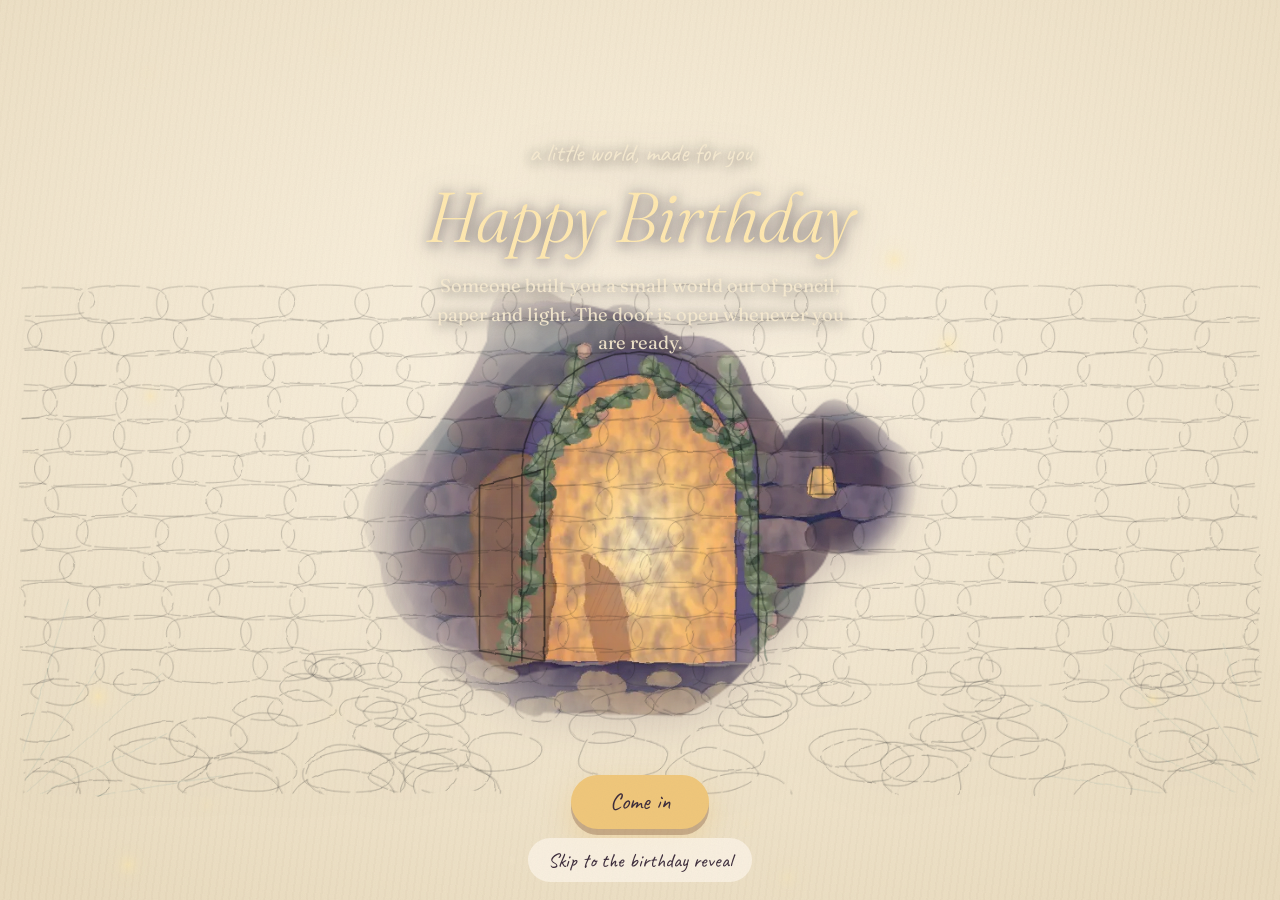
<file: index.html>
<!DOCTYPE html>
<html lang="en">
<head>
<meta charset="utf-8">
<meta name="viewport" content="width=device-width, initial-scale=1, viewport-fit=cover">
<title>Her Little Art World</title>
<meta name="description" content="A small illustrated world, made as a birthday gift.">
<meta name="theme-color" content="#eadcbf">
<link rel="icon" href="data:,">

<!-- Fonts are a nicety. If they can't load, the fallbacks in css/base.css take over. -->
<link rel="preconnect" href="https://fonts.googleapis.com">
<link rel="preconnect" href="https://fonts.gstatic.com" crossorigin>
<link href="https://fonts.googleapis.com/css2?family=Caveat:wght@400..700&family=Fraunces:ital,opsz,wght@0,9..144,300..600;1,9..144,300..500&display=swap" rel="stylesheet">

<link rel="stylesheet" href="css/base.css">
<link rel="stylesheet" href="css/world.css">
<link rel="stylesheet" href="css/rooms.css">
</head>
<body data-scene="entrance">

<!-- Every scene is mounted into #scenes by js/main.js -->
<main id="scenes" aria-label="Her Little Art World"></main>

<!-- Soft moving light: fireflies, dust, petals. Never intercepts a tap. -->
<canvas id="sky" aria-hidden="true"></canvas>

<!-- Always-there controls (shown once she has come inside) -->
<nav id="hud" class="hud" aria-label="World controls" hidden>
  <button id="backBtn" class="back-btn" type="button" hidden>
    <span aria-hidden="true">←</span> <span id="backLabel">The little world</span>
  </button>
  <div class="hud-right">
    <button id="placesBtn" class="round-btn" type="button" aria-label="Places" title="Places">
      <svg viewBox="0 0 24 24" aria-hidden="true"><path d="M12 21s-6.5-5.7-6.5-11a6.5 6.5 0 0 1 13 0c0 5.3-6.5 11-6.5 11z"/><circle cx="12" cy="10" r="2.4"/></svg>
    </button>
    <button id="soundBtn" class="round-btn" type="button" aria-label="Sound" aria-pressed="true" title="Sound">
      <svg viewBox="0 0 24 24" aria-hidden="true"><path class="spk" d="M4 9.5v5h3.6L12.5 19V5L7.6 9.5H4z"/><path class="wave" d="M16 9a4.2 4.2 0 0 1 0 6"/><path class="wave" d="M18.6 6.4a8 8 0 0 1 0 11.2"/><path class="mute" d="M16 9.5l5 5M21 9.5l-5 5"/></svg>
    </button>
  </div>
</nav>

<svg width="0" height="0" style="position:absolute" aria-hidden="true" focusable="false"><defs>
<filter id="wcWash" x="-20%" y="-20%" width="140%" height="140%" color-interpolation-filters="sRGB">
 <feTurbulence type="fractalNoise" baseFrequency="0.03" numOctaves="3" seed="3" result="n"/>
 <feDisplacementMap in="SourceGraphic" in2="n" scale="9" xChannelSelector="R" yChannelSelector="G" result="d"/>
 <feMorphology in="d" operator="erode" radius="1.6" result="er"/><feGaussianBlur in="er" stdDeviation="1.4" result="erb"/>
 <feComposite in="d" in2="erb" operator="out" result="rim"/>
 <feColorMatrix in="rim" type="matrix" values="0.8 0 0 0 0 0 0.76 0 0 0 0 0 0.82 0 0 0 0 0 0.85 0" result="rimd"/>
 <feMerge><feMergeNode in="d"/><feMergeNode in="rimd"/></feMerge>
</filter>
<filter id="pencilRough" x="-5%" y="-5%" width="110%" height="110%"><feTurbulence type="fractalNoise" baseFrequency="0.06" numOctaves="2" seed="21" result="n"/><feDisplacementMap in="SourceGraphic" in2="n" scale="2.2"/></filter>
</defs></svg>

<div id="toast" class="toast" role="status" aria-live="polite"></div>
<div id="live" class="sr-only" aria-live="polite"></div>

<noscript>
  <p style="font-family:Georgia,serif;padding:2rem;text-align:center">
    This little world needs JavaScript to open its door. Please enable it and come back.
  </p>
</noscript>

<!-- No ES modules on purpose, so the project also works when index.html is
     double-clicked (file://). Order matters: config -> content -> engine -> scenes -> boot. -->
<script src="js/config.js"></script>

<script src="content/about.js"></script>
<script src="content/memories.js"></script>
<script src="content/gallery.js"></script>
<script src="content/recordings.js"></script>
<script src="content/letters.js"></script>
<script src="content/reveal.js"></script>
<script src="js/content-rules.js"></script>

<script src="js/store.js"></script>
<script src="js/ui.js"></script>
<script src="js/audio.js"></script>
<script src="js/atmosphere.js"></script>
<script src="js/art-data.js"></script>
<script src="js/painting.js"></script>
<script src="js/router.js"></script>
<script src="js/rooms-common.js"></script>

<script src="js/scenes/entrance.js"></script>
<script src="js/scenes/world.js"></script>
<script src="js/scenes/myworld.js"></script>
<script src="js/scenes/garden.js"></script>
<script src="js/scenes/gallery.js"></script>
<script src="js/scenes/listening.js"></script>
<script src="js/scenes/desk.js"></script>
<script src="js/scenes/reveal.js"></script>

<script src="js/main.js"></script>
</body>
</html>
</file>
<file: css/base.css>
/* ============================================================
   BASE — tokens, paper, type, buttons, sheets, HUD, toast.
   Canvas / particle colours live in js/config.js.
   ============================================================ */

:root {
  --paper: #f5ead6;
  --paper-dark: #e9d9ba;
  --cream: #fbf3e4;
  --ink: #3a2a3a;
  --ink-soft: #6b5766;
  --ink-faint: rgba(58, 42, 58, .5);

  --rose: #e8a0a8;
  --blush: #f4c9c3;
  --coral: #e98a7a;
  --ochre: #e2b25b;
  --honey: #f0c77a;
  --sage: #9db59a;
  --moss: #6f8f6a;
  --teal: #5fa3a0;
  --peach: #f9d5b8;
  --lav: #b9a7d8;
  --indigo: #2f2a5a;
  --night: #1b1840;

  --font-body: 'Fraunces', Georgia, 'Times New Roman', serif;
  --font-hand: 'Caveat', 'Segoe Script', 'Bradley Hand', 'Comic Sans MS', cursive;

  --ease-soft: cubic-bezier(.4, 0, .2, 1);
  --ease-out: cubic-bezier(.19, 1, .22, 1);

  --safe-top: env(safe-area-inset-top, 0px);
  --safe-bottom: env(safe-area-inset-bottom, 0px);
  --safe-left: env(safe-area-inset-left, 0px);
  --safe-right: env(safe-area-inset-right, 0px);
}

*, *::before, *::after { box-sizing: border-box; }
html, body { height: 100%; margin: 0; }
body {
  background: #2a2458;
  color: var(--ink);
  font-family: var(--font-body);
  font-weight: 400;
  font-size: 17px;
  line-height: 1.6;
  overflow: hidden;
  -webkit-font-smoothing: antialiased;
  -webkit-tap-highlight-color: transparent;
  overscroll-behavior: none;
}

/* a whisper of paper grain over everything */
body::after {
  content: "";
  position: fixed; inset: 0; z-index: 90; pointer-events: none; opacity: .07;
  background-image: url("data:image/svg+xml;utf8,<svg xmlns='http://www.w3.org/2000/svg' width='180' height='180'><filter id='n'><feTurbulence type='fractalNoise' baseFrequency='.85' numOctaves='2' stitchTiles='stitch'/><feColorMatrix values='0 0 0 0 .4  0 0 0 0 .3  0 0 0 0 .25  0 0 0 .9 0'/></filter><rect width='100%' height='100%' filter='url(%23n)'/></svg>");
}

canvas#sky { position: fixed; inset: 0; width: 100%; height: 100%; z-index: 11; pointer-events: none; }

.sr-only {
  position: absolute !important; width: 1px; height: 1px; padding: 0; margin: -1px;
  overflow: hidden; clip: rect(0, 0, 0, 0); white-space: nowrap; border: 0;
}

:focus-visible { outline: 3px solid var(--honey); outline-offset: 3px; border-radius: 4px; }

/* ---------- type ---------- */
h1, h2, h3 { font-family: var(--font-body); font-weight: 400; margin: 0; line-height: 1.15; }
p { margin: 0 0 1em; }
.hand { font-family: var(--font-hand); }

/* ---------- placeholder stamp ---------- */
.stamp {
  display: inline-block;
  font-family: var(--font-hand); font-size: 1rem; line-height: 1.2;
  color: #b04a4a; border: 1.5px dashed currentColor; border-radius: 4px;
  padding: 0 .55em; transform: rotate(-3deg); opacity: .9; vertical-align: middle;
}

/* ---------- buttons ---------- */
.btn {
  appearance: none; border: 0; cursor: pointer;
  font-family: var(--font-hand); font-size: 1.45rem; line-height: 1;
  color: var(--ink); background: var(--honey);
  padding: .62em 1.7em .7em; border-radius: 999px;
  box-shadow: 0 6px 0 rgba(122, 79, 54, .35), 0 12px 30px rgba(240, 199, 122, .45);
  transition: transform .3s var(--ease-out), box-shadow .3s var(--ease-out), background .3s;
}
.btn:hover { transform: translateY(-2px); box-shadow: 0 8px 0 rgba(122, 79, 54, .35), 0 16px 36px rgba(240, 199, 122, .55); }
.btn:active { transform: translateY(3px); box-shadow: 0 2px 0 rgba(122, 79, 54, .35), 0 6px 14px rgba(240, 199, 122, .4); }
.btn.quiet {
  background: rgba(251, 243, 228, .85); font-size: 1.2rem; padding: .5em 1.2em .58em;
  box-shadow: 0 4px 0 rgba(122, 79, 54, .22), 0 8px 20px rgba(0, 0, 0, .12);
}
.btn.small { font-size: 1.1rem; padding: .4em 1em .48em; }

.text-btn {
  appearance: none; background: none; border: 0; cursor: pointer; padding: .3em .1em;
  font-family: var(--font-hand); font-size: 1.25rem; color: var(--ink-soft);
  text-decoration: underline; text-decoration-style: dotted; text-underline-offset: 4px;
}
.text-btn:hover { color: var(--ink); }

/* ---------- HUD ---------- */
.hud { position: fixed; inset: 0; z-index: 30; pointer-events: none; }
.hud[hidden] { display: none; }
.hud > * { pointer-events: auto; }
.hud-right {
  position: absolute; top: calc(var(--safe-top) + 12px); right: calc(var(--safe-right) + 12px);
  display: flex; align-items: center; gap: 10px;
}
.round-btn {
  appearance: none; border: 0; cursor: pointer; width: 46px; height: 46px; padding: 0;
  display: grid; place-items: center; border-radius: 50%;
  background: rgba(251, 243, 228, .9); color: var(--ink);
  box-shadow: 0 3px 0 rgba(122, 79, 54, .25), 0 8px 18px rgba(0, 0, 0, .18);
  transition: transform .25s var(--ease-out), background .25s;
}
.round-btn:hover { transform: translateY(-2px); background: #fff7e8; }
.round-btn svg { width: 24px; height: 24px; fill: none; stroke: currentColor; stroke-width: 1.7; stroke-linecap: round; stroke-linejoin: round; }
#soundBtn .spk { fill: currentColor; stroke: none; }
#soundBtn .mute { opacity: 0; }
#soundBtn[aria-pressed="false"] .wave { opacity: 0; }
#soundBtn[aria-pressed="false"] .mute { opacity: 1; }

.discoveries {
  font-family: var(--font-hand); font-size: 1.35rem; line-height: 1; color: var(--cream);
  background: rgba(58, 42, 58, .55); border-radius: 999px; padding: .38em .8em .46em;
  backdrop-filter: blur(4px); -webkit-backdrop-filter: blur(4px);
}

.back-btn {
  position: absolute; top: calc(var(--safe-top) + 12px); left: calc(var(--safe-left) + 12px);
  appearance: none; border: 0; cursor: pointer; height: 46px; padding: 0 1.1em 0 .95em;
  font-family: var(--font-hand); font-size: 1.3rem; color: var(--ink);
  background: rgba(251, 243, 228, .92); border-radius: 999px;
  box-shadow: 0 3px 0 rgba(122, 79, 54, .25), 0 8px 18px rgba(0, 0, 0, .18);
  display: inline-flex; align-items: center; gap: .45em;
  transition: transform .25s var(--ease-out);
}
.back-btn[hidden] { display: none; }
.back-btn:hover { transform: translateX(-2px); }

/* ---------- toast ---------- */
.toast {
  position: fixed; left: 50%; bottom: calc(var(--safe-bottom) + 26px); z-index: 60;
  transform: translate(-50%, 20px); opacity: 0; pointer-events: none;
  max-width: min(86vw, 460px); text-align: center;
  font-family: var(--font-hand); font-size: 1.35rem; line-height: 1.25; color: var(--ink);
  background: var(--cream); padding: .55em 1.2em .62em; border-radius: 6px;
  box-shadow: 0 10px 30px rgba(0, 0, 0, .25);
  transition: opacity .5s var(--ease-soft), transform .7s var(--ease-out);
}
.toast.on { opacity: 1; transform: translate(-50%, 0); }

/* ============================================================
   SHEETS — paper that rises over the scene
   ============================================================ */
.sheet-layer {
  position: fixed; inset: 0; z-index: 50;
  display: grid; place-items: center; padding: 14px;
  background: radial-gradient(120% 90% at 50% 50%, rgba(42, 36, 88, .45), rgba(20, 14, 40, .78));
  backdrop-filter: blur(3px); -webkit-backdrop-filter: blur(3px);
  opacity: 0; transition: opacity .4s var(--ease-soft);
}
.sheet-layer.in { opacity: 1; }
.sheet-wrap {
  width: min(560px, 100%); max-height: calc(100dvh - 28px);
  filter: drop-shadow(0 22px 30px rgba(10, 6, 30, .45));
  transform: translateY(40px) rotate(-.6deg); opacity: 0;
  transition: transform .7s var(--ease-out), opacity .45s var(--ease-soft);
}
.sheet-layer.in .sheet-wrap { transform: none; opacity: 1; }
.sheet-wrap:has(.sheet.wide) { width: min(860px, 100%); }

.sheet {
  position: relative; max-height: calc(100dvh - 28px); overflow: auto;
  padding: clamp(26px, 5vw, 44px) clamp(22px, 5vw, 46px) clamp(26px, 4vw, 38px);
  background:
    repeating-linear-gradient(to bottom, transparent 0 31px, rgba(111, 143, 106, .13) 31px 32px),
    linear-gradient(180deg, #fbf3e4, #f5ead6);
  color: var(--ink);
  outline: none;
  overscroll-behavior: contain;
}
.sheet.tone-night {
  background: linear-gradient(180deg, #2f2a5a, #1b1840); color: #f5ead6;
}
.sheet.tone-rose  { background: linear-gradient(180deg, #fbe3e0, #f4c9c3); }
.sheet.tone-sage  { background: linear-gradient(180deg, #e4eed9, #c9dbc2); }
.sheet.tone-honey { background: linear-gradient(180deg, #fdf0cc, #f7dd9c); }
.sheet.tone-lavender { background: linear-gradient(180deg, #ece5f7, #d6c9ee); }

.sheet-close {
  position: absolute; top: 12px; right: 14px; z-index: 2;
  appearance: none; border: 0; background: transparent; cursor: pointer;
  width: 40px; height: 40px; border-radius: 50%; color: inherit;
  font-size: 1.9rem; line-height: 1; opacity: .6; transition: opacity .2s, background .2s;
}
.sheet-close:hover { opacity: 1; background: rgba(58, 42, 58, .08); }

.sheet-head { margin-bottom: 1.2rem; padding-right: 30px; }
.sheet-kicker { font-family: var(--font-hand); font-size: 1.4rem; line-height: 1; color: var(--ink-soft); margin: 0 0 .25rem; }
.tone-night .sheet-kicker { color: var(--honey); }
.sheet-title { font-size: clamp(1.6rem, 4.4vw, 2.1rem); font-style: italic; font-weight: 400; letter-spacing: -.01em; margin-bottom: .3rem; }
.sheet-head .stamp { margin-top: .35rem; }
.sheet-body { font-size: 1.05rem; line-height: 2; }
.sheet-body p:last-child { margin-bottom: 0; }
.sheet-foot { margin-top: 1.6rem; display: flex; flex-wrap: wrap; gap: .7rem 1.2rem; align-items: center; }

/* ---------- discoveries note ---------- */
.discovery-note .sheet-kicker { color: var(--coral); }
.discovery-note .spark { font-size: 1.6rem; color: var(--ochre); }

/* ---------- places sheet ---------- */
.places-list { list-style: none; margin: 0; padding: 0; display: grid; gap: .2rem; }
.places-list li { margin: 0; }
.places-item {
  appearance: none; border: 0; background: transparent; cursor: pointer; width: 100%; text-align: left;
  display: grid; grid-template-columns: auto 1fr; gap: 0 .9rem; align-items: baseline;
  padding: .6rem .5rem; border-radius: 8px; color: inherit; font: inherit;
  transition: background .25s;
}
.places-item:hover, .places-item:focus-visible { background: rgba(232, 160, 168, .2); }
.places-item .pi-dot { font-size: 1.2rem; color: var(--ochre); width: 1.2em; text-align: center; opacity: .35; }
.places-item.visited .pi-dot { opacity: 1; }
.places-item .pi-name { font-size: 1.15rem; font-style: italic; line-height: 1.3; }
.places-item .pi-blurb { grid-column: 2; font-family: var(--font-hand); font-size: 1.15rem; color: var(--ink-soft); line-height: 1.2; }
.places-item .pi-hint { grid-column: 2; font-size: .88rem; line-height: 1.4; color: var(--ink-faint); font-style: italic; margin-top: .15rem; }
.places-sep { border: 0; border-top: 1px dashed rgba(58, 42, 58, .25); margin: 1.1rem 0 .6rem; }

@media (max-width: 560px) {
  body { font-size: 16px; }
  .hud-right { gap: 8px; }
  .round-btn { width: 44px; height: 44px; }
  .back-btn { height: 44px; font-size: 1.2rem; }
}

@media (prefers-reduced-motion: reduce) {
  *, *::before, *::after { animation-duration: .01ms !important; animation-iteration-count: 1 !important; transition-duration: .15s !important; scroll-behavior: auto !important; }
}
</file>
<file: css/world.css>
/* ============================================================
   WORLD: scene scaffolding, the painted stage, the entrance and
   the connected little world. (Rooms are in rooms.css.)
   ============================================================ */

/* ---------- scene scaffolding ---------- */
#scenes { position: fixed; inset: 0; z-index: 10; overflow: hidden; }
.scene { position: absolute; inset: 0; overflow: hidden; background: var(--scene-bg, #eadcbf); }

.scene.iris { clip-path: circle(0px at var(--ox, 50%) var(--oy, 50%)); }
.scene.iris.go { clip-path: circle(160vmax at var(--ox, 50%) var(--oy, 50%)); transition: clip-path 1s var(--ease-out); }
.scene.fade { opacity: 0; }
.scene.fade.go { opacity: 1; transition: opacity .7s var(--ease-soft); }
.scene.leaving { pointer-events: none; }
.scene.leaving * { pointer-events: none !important; }

.scene-ui { position: absolute; inset: 0; z-index: 8; pointer-events: none; }
.scene-ui > * { pointer-events: auto; }

/* ---------- the painted sheet ---------- */
.pt-host {
  position: absolute; inset: 0; display: grid; place-items: center;
  background:
    radial-gradient(120% 100% at 50% 40%, rgba(255, 248, 232, .9), rgba(233, 217, 186, 0) 70%),
    repeating-linear-gradient(97deg, rgba(139, 106, 78, .035) 0 2px, transparent 2px 7px),
    #eadcbf;
}
.pt-wrap { position: relative; filter: drop-shadow(0 8px 18px rgba(75, 51, 80, .28)); }
.pt-stage { position: relative; --u: .5; }
.pt-art, .pt-frame { position: absolute; inset: 0; width: 100%; height: 100%; display: block; }
.pt-frame { transition: none; user-select: none; -webkit-user-drag: none; }
.pt-stage > .pin { position: absolute; transform: translate(-50%, -50%); }

/* ---------- little paper tags and hand notes ---------- */
.tag {
  display: inline-block; white-space: nowrap;
  font-family: var(--font-body); font-style: italic; font-weight: 400;
  font-size: clamp(13px, calc(var(--u) * 19px), 20px); line-height: 1.2;
  color: var(--ink); background: #f6ecd2; padding: .22em .75em .28em;
  box-shadow: 0 2px 6px rgba(43, 36, 72, .28);
  clip-path: polygon(0 4%, 18% 0, 52% 6%, 86% 0, 100% 5%, 99% 52%, 100% 96%, 66% 100%, 30% 94%, 3% 100%, 0 60%);
}
.note-hand { font-family: var(--font-hand); font-size: 1.25rem; line-height: 1.2; color: var(--ink-soft); }

/* ---------- ENTRANCE ---------- */
.scene-entrance { --scene-bg: #eadcbf; }
.entrance-door {
  appearance: none; background: none; border: 0; padding: 0; cursor: pointer;
  width: calc(var(--u) * 300px); height: calc(var(--u) * 420px); min-width: 88px; min-height: 120px;
  border-radius: 40% 40% 0 0 / 28% 28% 0 0;
}
.entrance-door::after {
  content: ""; position: absolute; inset: 8% 14% 4%; border-radius: 40% 40% 0 0 / 26% 26% 0 0;
  box-shadow: 0 0 0 0 rgba(255, 210, 122, 0); transition: box-shadow .6s var(--ease-soft);
}
.entrance-door:hover::after, .entrance-door:focus-visible::after { box-shadow: 0 0 calc(var(--u) * 60px) calc(var(--u) * 14px) rgba(255, 210, 122, .55); }
.entrance-door:focus-visible { outline-offset: 4px; }

.entrance-text {
  position: absolute; left: 50%; top: 5%; transform: translateX(-50%); width: 88%;
  text-align: center; color: #f6ead0; text-shadow: 0 2px 14px rgba(13, 10, 32, .7);
  pointer-events: none; opacity: 0; animation: fadeUp 1.6s var(--ease-out) 1.6s forwards;
}
.entrance-text .eyebrow { font-family: var(--font-hand); font-size: clamp(1rem, calc(var(--u) * 28px), 1.6rem); margin: 0 0 .1em; opacity: .9; }
.entrance-text h1 {
  font-style: italic; font-weight: 300; letter-spacing: -.01em;
  font-size: clamp(2rem, calc(var(--u) * 84px), 4.4rem); color: #FFE9B0;
}
.entrance-text .name { font-size: clamp(1.2rem, calc(var(--u) * 36px), 2rem); margin: .1em 0 0; font-style: italic; }
.entrance-text .sub { font-size: clamp(.95rem, calc(var(--u) * 22px), 1.15rem); max-width: 34ch; margin: .8em auto 0; line-height: 1.55; opacity: .92; }
.entrance-text .today { font-family: var(--font-hand); font-size: 1.5rem; margin: .4em 0 0; color: #FFE7A8; }
@keyframes fadeUp { from { opacity: 0; transform: translate(-50%, 14px); } to { opacity: 1; transform: translate(-50%, 0); } }

.entrance-actions {
  position: absolute; left: 50%; bottom: calc(var(--safe-bottom) + 18px); transform: translateX(-50%);
  display: flex; flex-direction: column; align-items: center; gap: .55rem;
  opacity: 0; animation: fadeUp2 1.4s var(--ease-out) 2.6s forwards;
}
@keyframes fadeUp2 { from { opacity: 0; transform: translate(-50%, 14px); } to { opacity: 1; transform: translate(-50%, 0); } }
.entrance-actions .links { display: flex; gap: 1.2rem; flex-wrap: wrap; justify-content: center; }
.entrance-actions .text-btn { color: var(--ink); background: rgba(251, 243, 228, .88); border-radius: 999px; padding: .35em 1em; text-decoration: none; min-height: 44px; display: inline-flex; align-items: center; }
.entrance-flash {
  position: fixed; z-index: 40; left: var(--fx, 50%); top: var(--fy, 50%); width: 40px; height: 40px; margin: -20px 0 0 -20px; border-radius: 50%;
  background: radial-gradient(circle, #fff6d6 0 30%, #ffd89a 55%, rgba(255, 200, 120, 0) 72%);
  transform: scale(0); opacity: 0; pointer-events: none;
}
.scene-entrance.opening .entrance-flash { transform: scale(90); opacity: 1; transition: transform 1.5s var(--ease-soft), opacity .5s; }
.scene-entrance.opening .entrance-text, .scene-entrance.opening .entrance-actions { opacity: 0 !important; transition: opacity .5s; animation: none; }

/* ---------- WORLD ---------- */
.scene-world { --scene-bg: #eadcbf; }
.place-btn {
  appearance: none; background: none; border: 0; padding: 0; cursor: pointer; color: inherit; font: inherit;
  width: calc(var(--u) * 230px); height: calc(var(--u) * 190px); min-width: 74px; min-height: 66px;
  display: flex; flex-direction: column; align-items: center; justify-content: flex-end; gap: 2px;
}
.place-btn .tag { transform: translateY(calc(var(--u) * 28px)) rotate(-2deg); transition: transform .4s var(--ease-out), background .3s; }
.place-btn:hover .tag, .place-btn:focus-visible .tag { transform: translateY(calc(var(--u) * 22px)) rotate(0deg) scale(1.06); background: #fff7e0; }
.place-btn.visited .tag::after { content: " ✦"; color: #b88a2a; font-style: normal; }
.place-btn:focus-visible { outline: 3px solid var(--honey); border-radius: 18px; }
.place-btn .dot {
  position: absolute; left: 50%; top: 42%; width: calc(var(--u) * 22px); height: calc(var(--u) * 22px); min-width: 12px; min-height: 12px;
  margin: calc(var(--u) * -11px) 0 0 calc(var(--u) * -11px); border-radius: 50%;
  border: 2px solid rgba(255, 231, 168, .95); box-shadow: 0 0 10px rgba(255, 210, 122, .8), inset 0 0 6px rgba(255, 210, 122, .7);
  animation: ping 3.4s ease-in-out infinite; pointer-events: none;
}
.place-btn.visited .dot { animation: none; opacity: .0; }
@keyframes ping { 0%, 100% { transform: scale(.85); opacity: .5; } 50% { transform: scale(1.25); opacity: 1; } }

.place-btn.reveal .tag { background: linear-gradient(180deg, #FFE7A8, #FFD27A); color: #3a2a3a; font-weight: 500; }
.lantern-glow {
  position: absolute; transform: translate(-50%, -50%); width: calc(var(--u) * 260px); height: calc(var(--u) * 260px);
  border-radius: 50%; pointer-events: none;
  background: radial-gradient(circle, rgba(255, 231, 168, .95) 0 6%, rgba(255, 210, 122, .55) 22%, rgba(255, 210, 122, 0) 66%);
  mix-blend-mode: screen; animation: breathe 4.5s ease-in-out infinite;
}
@keyframes breathe { 50% { transform: translate(-50%, -50%) scale(1.14); opacity: .75; } }

.world-foot {
  position: absolute; left: 50%; bottom: calc(var(--safe-bottom) + 10px); transform: translateX(-50%);
  display: flex; gap: .4rem 1rem; flex-wrap: wrap; justify-content: center; align-items: center; max-width: 96vw;
  background: rgba(251, 243, 228, .93); border-radius: 999px; padding: .15rem .9rem; box-shadow: 0 4px 14px rgba(43, 36, 72, .22);
}
.world-foot .text-btn { min-height: 44px; display: inline-flex; align-items: center; text-decoration-color: rgba(58, 42, 58, .4); }
.world-foot .hint { margin: 0; }
.world-foot .text-btn { white-space: nowrap; }
@media (max-width: 560px) { .world-foot .hint { display: none; } }

/* when the whole world is lit */
.scene-world.lit .pt-wrap { filter: drop-shadow(0 8px 28px rgba(255, 190, 110, .35)); }
</file>
<file: css/rooms.css>
/* ============================================================
   ROOMS: the six rooms and the birthday reveal.
   ============================================================ */

.room-title {
  position: absolute; left: 50%; top: calc(var(--safe-top) + 66px); transform: translateX(-50%);
  text-align: center; max-width: min(92vw, 520px); pointer-events: none !important;
  background: rgba(251, 243, 228, .92); padding: .35rem 1.1rem .45rem; border-radius: 6px; box-shadow: 0 3px 12px rgba(43, 36, 72, .22);
}
.room-title h2 { font-style: italic; font-weight: 400; font-size: clamp(1.15rem, 3.4vw, 1.5rem); line-height: 1.2; }
.room-title p { animation: lineOut 1.4s ease 7s forwards; overflow: hidden; margin: .1rem 0 0; font-size: .92rem; line-height: 1.35; color: var(--ink-soft); }
@media (max-width: 560px) { .room-title p { font-size: .84rem; } }
.room-empty {
  position: absolute; left: 50%; top: 50%; transform: translate(-50%, -50%); margin: 0; text-align: center;
  background: rgba(251, 243, 228, .94); padding: .8rem 1.4rem; border-radius: 8px; font-style: italic; max-width: 86vw;
}

/* ---------- shared: mounts for real photographs ---------- */
.mem { display: grid; gap: 1rem; }
.mount {
  position: relative; margin: 0 auto; max-width: 420px; width: 100%;
  background: #fffaf0; padding: 10px 10px 30px; box-shadow: 0 6px 16px rgba(43, 36, 72, .25);
  transform: rotate(-.8deg);
}
.mount::before, .mount::after {
  content: ""; position: absolute; width: 74px; height: 22px; top: -10px; background: rgba(232, 217, 168, .82);
  box-shadow: 0 1px 2px rgba(0, 0, 0, .15); clip-path: polygon(0 8%, 12% 0, 30% 10%, 55% 0, 78% 8%, 100% 0, 98% 52%, 100% 100%, 70% 92%, 40% 100%, 15% 92%, 0 100%, 3% 50%);
}
.mount::before { left: -18px; transform: rotate(-34deg); }
.mount::after { right: -18px; transform: rotate(32deg); }
.mount-slot { overflow: hidden; background: #f0e6cf; }
.mount-slot img { display: block; width: 100%; height: auto; }          /* the photo itself is never altered */
.mount-stamp { position: absolute; right: 8px; bottom: 4px; }
.photo-blank, .illo-blank {
  aspect-ratio: 4 / 3; display: grid; place-items: center; text-align: center; padding: 1rem;
  border: 2px dashed rgba(59, 58, 61, .4); color: var(--ink-soft); font-style: italic; background: repeating-linear-gradient(45deg, rgba(139, 106, 78, .05) 0 8px, transparent 8px 16px);
}
.illo-blank { aspect-ratio: auto; background: #fbf2dc; border-radius: 3px; padding: .6rem 1rem 1rem; }
.illo-blank svg { width: min(260px, 70%); height: auto; display: block; margin: 0 auto; }
.illo-blank p { margin: .2rem 0 0; }
.dev-brief { margin-top: .6rem; font-size: .88rem; line-height: 1.5; color: var(--ink-soft); }
.dev-brief summary { cursor: pointer; min-height: 32px; }
.mem-date { font-family: var(--font-hand); font-size: 1.3rem; color: var(--ink-soft); margin: 0; }
.mem-account { margin: 0; white-space: pre-line; }
.mem-words { margin: 0; padding-left: 1rem; border-left: 3px solid rgba(201, 139, 146, .7); font-style: italic; white-space: pre-line; }

/* ---------- STUDIO ---------- */
.studio-dock {
  position: absolute; left: 50%; top: calc(50% + 28px); transform: translate(-50%, -50%);
  width: min(560px, 94vw); display: grid; gap: .7rem; justify-items: center; max-height: calc(100% - 130px);
}
.paint-board {
  position: relative; width: 100%; background: #fbf2dc; padding: 10px; box-shadow: 0 10px 26px rgba(43, 36, 72, .38);
  transform: rotate(-.5deg);
  background-image: radial-gradient(120% 100% at 50% 40%, #fffaf0, #f6e9cc);
}
.paint-board .tape { position: absolute; width: 70px; height: 22px; background: rgba(232, 217, 168, .85); top: -10px; box-shadow: 0 1px 2px rgba(0, 0, 0, .15); }
.paint-board .t1 { left: -16px; transform: rotate(-34deg); } .paint-board .t2 { right: -16px; transform: rotate(33deg); }
.paint-svg { display: block; width: 100%; height: auto; cursor: crosshair; user-select: none; -webkit-user-select: none; }
.wc { fill: transparent; fill-opacity: 0; transition: fill-opacity 1.1s var(--ease-soft), fill .7s; }
.wc.on { fill-opacity: .82; }
.region { fill: transparent; stroke: transparent; stroke-width: 3; cursor: crosshair; }
.region:hover { fill: rgba(201, 160, 74, .12); }
.region:focus-visible { outline: none; stroke: #8a5a1a; stroke-dasharray: 7 5; stroke-width: 3.5; fill: rgba(255, 231, 168, .22); }
.studio-tools { display: grid; gap: .5rem; justify-items: center; background: rgba(251, 243, 228, .94); padding: .5rem .9rem .6rem; border-radius: 12px; box-shadow: 0 4px 14px rgba(43, 36, 72, .25); }
.pigments { display: flex; flex-wrap: wrap; justify-content: center; gap: .2rem .45rem; }
.swatch { appearance: none; background: none; border: 0; cursor: pointer; min-width: 48px; min-height: 52px; padding: 2px 4px; display: grid; justify-items: center; gap: 1px; color: var(--ink); font: inherit; }
.swatch .blob { width: 32px; height: 32px; border-radius: 52% 48% 55% 45% / 50% 56% 44% 50%; background: var(--c); box-shadow: inset -3px -4px 6px rgba(75, 51, 80, .25), 0 1px 2px rgba(0, 0, 0, .25); transition: transform .3s var(--ease-out); }
.swatch .lbl { font-size: .72rem; line-height: 1.1; }
.swatch[aria-checked="true"] .blob { transform: scale(1.18); outline: 3px solid var(--ink); outline-offset: 2px; }
.swatch:hover .blob { transform: scale(1.1); }
.studio-tools .row2 { display: flex; gap: 1rem; align-items: center; flex-wrap: wrap; justify-content: center; }
.studio-tools .text-btn { min-height: 44px; }
@media (max-height: 700px) { .studio-dock { top: calc(50% + 44px); } .swatch .lbl { display: none; } .swatch { min-height: 44px; } }

/* ---------- GARDEN ---------- */
.garden-obj { appearance: none; background: none; border: 0; padding: 0; cursor: pointer; min-width: 64px; min-height: 64px; border-radius: 50%; }
.garden-obj .orb {
  position: absolute; left: 50%; top: 50%; width: 38%; height: 38%; min-width: 22px; min-height: 22px; transform: translate(-50%, -50%); border-radius: 50%;
  border: 2px solid rgba(255, 231, 168, .95); box-shadow: 0 0 14px 2px rgba(255, 210, 122, .75), inset 0 0 8px rgba(255, 210, 122, .6);
  animation: ping 3.4s ease-in-out infinite; pointer-events: none;
}
.garden-obj.opened .orb { animation: none; opacity: .5; border-style: dotted; }
.garden-obj:hover .orb, .garden-obj:focus-visible .orb { transform: translate(-50%, -50%) scale(1.3); }
.garden-obj:focus-visible { outline: 3px solid var(--honey); outline-offset: 2px; }

.opener { height: 142px; display: grid; place-items: center; margin: -.6rem 0 .4rem; }
.opener svg { height: 138px; width: auto; overflow: visible; }
.opener .petals { transform: scale(0); }
.opener.go .petals { animation: bloomP 1.5s var(--ease-out) forwards; }
@keyframes bloomP { 0% { transform: scale(0) rotate(-50deg); } 100% { transform: scale(1) rotate(0); } }
.opener .stem { stroke-dasharray: 80; stroke-dashoffset: 80; } .opener.go .stem { animation: drawS 1s ease-out forwards; }
@keyframes drawS { to { stroke-dashoffset: 0; } }
.opener .halo { opacity: 0; } .opener.go .halo { animation: halo 1.6s ease-out .2s forwards; }
@keyframes halo { to { opacity: .55; } }
.opener .flame { opacity: 0; transform-origin: 60px 76px; } .opener.go .flame { animation: flameOn 1.1s ease-out .3s forwards, flick 1.6s ease-in-out 1.4s infinite; }
@keyframes flameOn { from { opacity: 0; transform: scale(.2); } to { opacity: 1; transform: scale(1); } }
@keyframes flick { 50% { transform: scale(1.06, .94); } }
.opener.go .note { animation: noteUp 1.4s var(--ease-out) .3s forwards; }
@keyframes noteUp { to { transform: translateY(-36px) rotate(-8deg); } }
.opener.go .keyg { animation: keyTurn 1s ease-in-out .2s forwards; }
@keyframes keyTurn { 50% { transform: translateY(24px) rotate(0); } 100% { transform: translateY(24px) rotate(90deg); } }
.opener.go .lid { animation: lidUp 1s ease-out 1s forwards; }
@keyframes lidUp { to { transform: rotate(-32deg); } }
.opener .steam { opacity: 0; } .opener.go .steam { animation: steam 2.6s ease-in-out infinite; }
.opener.go .s2 { animation-delay: .5s; } .opener.go .s3 { animation-delay: 1s; }
@keyframes steam { 0% { opacity: 0; transform: translateY(8px); } 40% { opacity: .65; } 100% { opacity: 0; transform: translateY(-12px); } }
.opener .peek { transform: translateY(12px); } .opener.go .peek { animation: peekUp 1s ease-out .9s forwards; }
@keyframes peekUp { to { transform: translateY(-4px); } }
.opener.go .door { animation: doorOpen 1s ease-in-out .2s forwards; }
@keyframes doorOpen { to { transform: scaleX(.12); } }

/* ---------- GALLERY ---------- */
.pt-stage.clip { overflow: hidden; }
.spot-dim {
  position: absolute; width: calc(var(--u) * 2600px); height: calc(var(--u) * 2600px); transform: translate(-50%, -50%); pointer-events: none;
  background: radial-gradient(circle, rgba(7, 4, 15, 0) 0 5.4%, rgba(7, 4, 15, .74) 11%);
  transition: left 1s var(--ease-out), top 1s var(--ease-out); left: 50%; top: 50%;
}
.frame-btn { appearance: none; background: none; border: 0; cursor: pointer; min-width: 60px; min-height: 76px; border-radius: 6px; }
.frame-btn:focus-visible { outline: 3px solid var(--honey); outline-offset: 2px; }
.walk {
  position: absolute; top: 50%; transform: translateY(-50%); width: 52px; height: 72px; z-index: 4; appearance: none; border: 0; cursor: pointer;
  font-size: 2.4rem; line-height: 1; color: #fff3d6; background: rgba(43, 36, 72, .55); backdrop-filter: blur(3px); -webkit-backdrop-filter: blur(3px);
}
.walk-l { left: 0; border-radius: 0 40px 40px 0; } .walk-r { right: 0; border-radius: 40px 0 0 40px; }
.walk:hover { background: rgba(43, 36, 72, .75); }
.walk-dock { position: absolute; left: 50%; bottom: calc(var(--safe-bottom) + 14px); transform: translateX(-50%); }
.flip { position: relative; perspective: 1400px; }
.flip .face { backface-visibility: hidden; -webkit-backface-visibility: hidden; transition: transform .9s var(--ease-out); }
.flip .back { position: absolute; inset: 0; transform: rotateY(180deg); overflow: auto; padding: 1rem; background: rgba(255, 250, 240, .8); border: 1px dashed rgba(59, 58, 61, .25); }
.flip.flipped .front { transform: rotateY(-180deg); } .flip.flipped .back { transform: rotateY(0); }
.flip-ctl { text-align: center; margin-top: .5rem; }
.sheet-nav { width: 100%; display: flex; align-items: center; justify-content: space-between; gap: .5rem; }
.sheet-nav .counter { font-family: var(--font-hand); font-size: 1.3rem; color: var(--ink-soft); }

/* ---------- LISTENING ---------- */
.radio-panel {
  position: absolute; left: 50%; bottom: calc(var(--safe-bottom) + 10px); transform: translateX(-50%); width: min(440px, 94vw);
  background: #f6ecd2; padding: .8rem 1rem .9rem; border-radius: 14px; box-shadow: 0 8px 24px rgba(7, 5, 22, .5); display: grid; gap: .45rem;
}
@media (min-width: 900px) { .radio-panel { left: 28px; transform: none; bottom: 28px; } }
.dial { display: flex; align-items: center; gap: 1rem; }
.knob { width: 64px; height: 64px; border-radius: 50%; flex: none; background: radial-gradient(circle at 35% 30%, #d9b98a, #8a6a4a); box-shadow: inset -4px -5px 8px rgba(43, 24, 12, .4), 0 3px 6px rgba(0, 0, 0, .3); position: relative; transition: transform .8s var(--ease-out); }
.knob .tick { position: absolute; left: 50%; top: 6px; width: 4px; height: 18px; margin-left: -2px; border-radius: 2px; background: #3a2a3a; }
.stations { display: flex; gap: .5rem; }
.station { appearance: none; border: 2px solid rgba(58, 42, 58, .5); background: #fffaf0; width: 46px; height: 46px; border-radius: 50%; font: inherit; font-size: 1.1rem; cursor: pointer; color: var(--ink); }
.station[aria-checked="true"] { background: var(--honey); border-color: var(--ink); }
.radio-label { margin: 0; font-style: italic; font-size: 1.05rem; }
.wave { width: 100%; height: 44px; display: block; }
.wave-status { margin: 0; min-height: 1.3em; font-family: var(--font-hand); font-size: 1.2rem; color: var(--ink-soft); }
.radio-row { display: flex; align-items: center; gap: 1rem; flex-wrap: wrap; }
.play { display: inline-flex; align-items: center; gap: .5em; font-size: 1.25rem; padding: .5em 1.3em .58em; min-height: 46px; }
.play[disabled] { opacity: .5; cursor: not-allowed; box-shadow: none; }
.transcript { white-space: pre-line; font-size: .98rem; line-height: 1.65; max-height: 24vh; overflow: auto; border-top: 1px dashed rgba(58, 42, 58, .3); padding-top: .5rem; }

/* ---------- DESK ---------- */
.env-btn { appearance: none; background: none; border: 0; cursor: pointer; min-width: 72px; min-height: 52px; border-radius: 8px; }
.env-ring { position: absolute; inset: 6%; border-radius: 10px; border: 2px dashed rgba(255, 231, 168, .4); transition: border-color .3s, box-shadow .3s; }
.env-btn:hover .env-ring, .env-btn:focus-visible .env-ring { border-color: rgba(255, 231, 168, .95); box-shadow: 0 0 18px rgba(255, 210, 122, .6); }
.env-btn:focus-visible { outline: 3px solid var(--honey); }
.env-btn.opened .env-ring { border-color: rgba(255, 231, 168, .35); border-style: dotted; }

.env-stage { height: 200px; display: grid; place-items: center; perspective: 900px; transition: height .8s var(--ease-out), transform .8s var(--ease-out); }
.desk-sheet.read .env-stage { height: 0; opacity: 0; margin: 0; overflow: hidden; transition: height .8s var(--ease-out), opacity .6s; }
.letter-text { visibility: hidden; opacity: 0; max-height: 0; overflow: hidden; outline: none; transition: opacity .9s var(--ease-soft); font-size: 1.1rem; line-height: 1.85; }
.desk-sheet.read .letter-text { visibility: visible; opacity: 1; max-height: none; }
.letter-text h3 { font-style: italic; font-size: 1.4rem; margin-bottom: .6rem; }
.letter-text .signoff { font-style: italic; text-align: right; }

.envx { position: relative; width: 250px; height: 160px; margin-top: 46px; --e1: #E6B3B4; --e2: #EFC9C9; --e3: #D99DA0; }
.envx.type-seal { --e1: #BDB0D8; --e2: #CDC3E4; --e3: #A89BC8; }
.envx.type-pull { --e1: #A9BE9B; --e2: #BFD0B2; --e3: #92AA84; }
.env-back { position: absolute; inset: 0; background: var(--e1); border-radius: 4px; box-shadow: 0 6px 14px rgba(43, 36, 72, .35); }
.env-letter { position: absolute; left: 14px; right: 14px; top: 12px; height: 140px; background: #fffaf0 repeating-linear-gradient(to bottom, transparent 0 17px, rgba(111, 143, 106, .2) 17px 18px); border-radius: 2px; box-shadow: 0 1px 4px rgba(0, 0, 0, .25); transition: transform 1.1s var(--ease-out) .6s; z-index: 2; }
.env-pocket { position: absolute; inset: 0; background: var(--e2); clip-path: polygon(0 0, 50% 58%, 100% 0, 100% 100%, 0 100%); z-index: 3; border-radius: 4px; }
.env-flap { position: absolute; left: 0; right: 0; top: 0; height: 94px; background: var(--e3); clip-path: polygon(0 0, 100% 0, 50% 100%); transform-origin: top center; transition: transform .9s var(--ease-soft); z-index: 4; backface-visibility: visible; }
.envx.go .env-flap { transform: rotateX(180deg); z-index: 1; transition: transform .9s var(--ease-soft), z-index 0s .45s; }
.envx.type-flap.go .env-letter { transform: translateY(-70px); }
.envx.type-seal .env-flap { transition-delay: .8s; } .envx.type-seal.go .env-flap { transition-delay: .8s; }
.envx.type-seal.go .env-letter { transform: translateY(-70px); transition-delay: 1.5s; }
.envx.type-pull .env-flap { transform: rotateX(180deg); z-index: 1; }
.envx.type-pull.go .env-letter { transform: translateY(-128px); transition-duration: 1.5s; transition-delay: .3s; }
.wax { position: absolute; left: 50%; top: 76px; width: 34px; height: 34px; margin-left: -17px; z-index: 5; }
.wax .half { position: absolute; top: 0; width: 17px; height: 34px; background: #9d2f3a; box-shadow: inset 0 0 5px rgba(0, 0, 0, .35); transition: transform .7s var(--ease-out) .2s, opacity .5s .9s; }
.wax .a { left: 0; border-radius: 17px 0 0 17px; } .wax .b { right: 0; border-radius: 0 17px 17px 0; }
.envx.go .wax .a { transform: translate(-16px, 8px) rotate(-26deg); opacity: 0; } .envx.go .wax .b { transform: translate(16px, 10px) rotate(24deg); opacity: 0; }

.envx.type-fold { width: 210px; height: auto; margin-top: 0; }
.fold-note { width: 210px; perspective: 700px; }
.fold-note .panel { height: 54px; width: 100%; background: #fffaf0 repeating-linear-gradient(to bottom, transparent 0 17px, rgba(111, 143, 106, .22) 17px 18px); box-shadow: 0 1px 3px rgba(0, 0, 0, .3); transform-origin: top center; position: relative; transition: transform 1s var(--ease-out); border: 1px solid rgba(139, 106, 78, .25); }
.fold-note .p1 { transform: translateY(0); }
.fold-note .p2 { transform: translateY(0) rotateX(179deg); margin-top: 0; z-index: 2; background-color: #f3e6c8; }
.fold-note .p3 { transform: translateY(0) rotateX(-179deg); z-index: 3; background-color: #efdfbd; }
.envx.type-fold { display: flex; flex-direction: column; align-items: center; }
.envx.type-fold.go .p2 { transform: rotateX(0); transition-delay: .2s; background-color: #fffaf0; }
.envx.type-fold.go .p3 { transform: rotateX(0); transition-delay: .9s; background-color: #fffaf0; }
.fold-note { transform-style: preserve-3d; }

/* ---------- REVEAL ---------- */
.reveal-host.pt-host, .scene-reveal { background: #0b0818; --scene-bg: #0b0818; }
.reveal-host .pt-wrap { filter: drop-shadow(0 0 30px rgba(255, 190, 110, .15)); }
.candle-btn { appearance: none; background: none; border: 0; cursor: pointer; min-width: 56px; min-height: 90px; border-radius: 10px; display: grid; place-items: start center; }
.candle-btn:focus-visible { outline: 3px solid var(--honey); }
.candle-btn .flame {
  position: absolute; left: 50%; top: 14%; width: 12px; height: 24px; margin-left: -6px; border-radius: 50% 50% 50% 50% / 62% 62% 38% 38%;
  background: radial-gradient(ellipse at 50% 70%, #fff6d0 0 25%, #ffb858 60%, #ff8a3a); transform: scale(0); transform-origin: 50% 100%; box-shadow: 0 0 16px 6px rgba(255, 190, 90, .7);
}
.candle-btn .glow { position: absolute; left: 50%; top: 20%; width: 300%; aspect-ratio: 1; transform: translate(-50%, -50%) scale(0); border-radius: 50%; background: radial-gradient(circle, rgba(255, 200, 110, .5), rgba(255, 200, 110, 0) 65%); pointer-events: none; mix-blend-mode: screen; transition: transform 1.2s var(--ease-out); }
.candle-btn:not(.lit)::after { content: ""; position: absolute; left: 50%; top: 10%; width: 14px; height: 14px; margin-left: -7px; border-radius: 50%; border: 2px solid rgba(255, 231, 168, .85); animation: ping 3s ease-in-out infinite; }
.candle-btn.lit .flame { animation: lightF .9s var(--ease-out) forwards, flicker 1.7s ease-in-out .9s infinite; }
.candle-btn.lit .glow { transform: translate(-50%, -50%) scale(1); }
@keyframes lightF { to { transform: scale(1); } }
@keyframes flicker { 50% { transform: scale(1.06, .93); } }
.reveal-tools { position: absolute; left: 50%; bottom: calc(var(--safe-bottom) + 16px); transform: translateX(-50%); display: grid; justify-items: center; gap: .5rem; text-align: center; }
.reveal-intro { margin: 0; color: #f6ead0; font-style: italic; text-shadow: 0 2px 8px rgba(0, 0, 0, .6); }
.reveal-title {
  position: absolute; left: 50%; top: 6%; transform: translateX(-50%); width: 94%; text-align: center; margin: 0; font-style: italic; font-weight: 300;
  font-size: clamp(1.8rem, calc(var(--u) * 70px), 4rem); color: #FFE7A8; text-shadow: 0 0 24px rgba(255, 210, 122, .55); opacity: 0; transition: opacity 3s var(--ease-soft); pointer-events: none;
}
body.gold .reveal-title { opacity: 1; }
.wish-scroll {
  position: absolute; left: 50% !important; top: auto !important; bottom: 3%; width: min(94%, calc(var(--u) * 700px)); max-height: 66%; overflow: auto;
  transform: translateX(-50%) scaleY(.04); transform-origin: top center; opacity: 0; outline: none;
  background: linear-gradient(180deg, #f9eed2, #f1e0ba); color: #2b2036; padding: clamp(18px, 4%, 34px); border-radius: 8px;
  box-shadow: 0 0 0 5px #d9c59c, 0 14px 40px rgba(0, 0, 0, .55), 0 0 60px rgba(255, 200, 110, .35);
  transition: transform 1.5s var(--ease-out), opacity .6s;
}
.wish-scroll.open { transform: translateX(-50%) scaleY(1); opacity: 1; }
.scroll-inner { font-size: clamp(1.02rem, 2.6vw, 1.25rem); line-height: 1.75; text-align: center; }
.scroll-inner h2 { font-style: italic; font-size: 1.5em; margin-bottom: .6rem; }
.scroll-inner p { margin: 0 0 1em; white-space: pre-line; }
.scroll-inner .signoff { font-style: italic; text-align: right; }
.scroll-inner .motifs { display: flex; justify-content: center; align-items: center; gap: .6rem; margin: .4rem 0; color: #c8a04a; }
.motif-dot { width: 12px; height: 12px; border-radius: 52% 48% 55% 45%; display: inline-block; opacity: .8; }
.scroll-inner .afterword { font-size: .85em; color: #5b4256; margin: .6rem 0 0; }
.scene-reveal.wish-open *, .scene-reveal.wish-open *::before, .scene-reveal.wish-open *::after { animation-play-state: paused !important; animation: none !important; }
body.still canvas#sky { opacity: 0; transition: opacity 1.2s; }

@keyframes lineOut { to { opacity: 0; max-height: 0; margin: 0; } }
.reveal-intro, .reveal-tools { }
.reveal-tools { background: rgba(11, 8, 24, .72); padding: .5rem 1.2rem .7rem; border-radius: 14px; }
.reveal-tools:has(.reveal-intro:empty):has(button[hidden]) { display: none; }


/* ---------- POLISH: unmistakable Memory Garden actions ---------- */
.scene-garden .garden-obj {
  z-index: 4;
  min-width: 104px;
  min-height: 104px;
  border-radius: 22px;
  background: radial-gradient(ellipse at center, rgba(255,248,221,.94) 0%, rgba(255,225,160,.68) 48%, rgba(255,205,117,.18) 76%, transparent 100%);
  box-shadow: 0 0 0 2px rgba(255,239,190,.72), 0 0 24px rgba(255,198,91,.52);
  transition: transform .22s ease, filter .22s ease, box-shadow .22s ease;
  animation: gardenActionPulse 2.4s ease-in-out infinite;
}
.scene-garden .garden-obj::after {
  content: "OPEN MEMORY";
  position: absolute;
  left: 50%;
  top: calc(50% + 34px);
  transform: translateX(-50%);
  display: block;
  width: max-content;
  max-width: 150px;
  padding: 5px 11px 6px;
  border: 1px solid rgba(255,246,213,.98);
  border-radius: 999px;
  background: linear-gradient(135deg, #fff0bd, #f0c16a);
  color: #382744;
  font: 700 12px/1.1 system-ui, sans-serif;
  letter-spacing: .075em;
  text-shadow: none;
  box-shadow: 0 3px 0 rgba(75,48,48,.22), 0 5px 18px rgba(31,19,44,.28);
  white-space: nowrap;
  pointer-events: none;
}
.scene-garden .garden-obj .orb {
  width: 44%;
  height: 44%;
  border-width: 3px;
  box-shadow: 0 0 0 5px rgba(255,231,168,.18), 0 0 22px 5px rgba(255,210,122,.9), inset 0 0 10px rgba(255,210,122,.7);
}
.scene-garden .garden-obj:hover,
.scene-garden .garden-obj:focus-visible {
  transform: scale(1.08);
  filter: brightness(1.08);
  box-shadow: 0 0 0 3px #fff1bf, 0 0 34px rgba(255,198,91,.82);
  outline: 3px solid #fff0bd;
  outline-offset: 3px;
  animation: none;
}
.scene-garden .garden-obj.opened {
  animation: none;
  background: radial-gradient(ellipse at center, rgba(255,248,221,.7), rgba(255,225,160,.28) 58%, transparent 80%);
}
.scene-garden .garden-obj.opened::after { content: "MEMORY OPENED ✓"; background: #e9efcf; color: #30452f; }
@keyframes gardenActionPulse {
  0%, 100% { box-shadow: 0 0 0 2px rgba(255,239,190,.68), 0 0 18px rgba(255,198,91,.42); }
  50% { box-shadow: 0 0 0 5px rgba(255,239,190,.92), 0 0 32px rgba(255,198,91,.78); }
}
@media (prefers-reduced-motion: reduce) {
  .scene-garden .garden-obj { animation: none; transition: none; }
}

/* Birthday reveal: bigger, clearer, more ceremonial controls */
.scene-reveal .reveal-tools {
  z-index: 8;
  width: min(92vw, 620px);
  padding: 18px 24px 22px;
  border: 1px solid rgba(255,231,168,.35);
  border-radius: 24px;
  background: linear-gradient(180deg, rgba(35,21,51,.94), rgba(11,8,24,.84));
  box-shadow: 0 0 0 1px rgba(255,210,122,.16), 0 12px 48px rgba(0,0,0,.4), 0 0 44px rgba(255,190,90,.12);
  backdrop-filter: blur(10px);
}
.scene-reveal .reveal-intro {
  max-width: 34ch;
  font-size: clamp(1.2rem, 2.5vw, 1.75rem);
  line-height: 1.35;
  color: #fff1ce;
}
.scene-reveal .reveal-tools .btn {
  font-size: clamp(1.25rem, 2.2vw, 1.65rem);
  min-height: 58px;
  padding: .7em 1.55em;
  border: 2px solid #fff0bd;
  box-shadow: 0 0 0 4px rgba(255,211,119,.14), 0 7px 0 rgba(103,64,38,.65), 0 0 32px rgba(255,198,91,.38);
}
.scene-reveal .reveal-tools .btn:hover,
.scene-reveal .reveal-tools .btn:focus-visible {
  transform: translateY(-3px) scale(1.025);
  box-shadow: 0 0 0 5px rgba(255,231,168,.22), 0 10px 0 rgba(103,64,38,.55), 0 0 46px rgba(255,198,91,.62);
}
.scene-reveal .reveal-title {
  top: 4%;
  font-size: clamp(2.5rem, calc(var(--u) * 86px), 5.4rem);
  letter-spacing: .015em;
  text-shadow: 0 0 12px rgba(255,230,170,.72), 0 0 44px rgba(255,174,77,.62), 0 4px 18px rgba(0,0,0,.7);
}
.scene-reveal:not(.wish-open) .pt-wrap {
  animation: finaleFloat 8s ease-in-out infinite;
}
.scene-reveal:not(.wish-open)::before {
  content: "";
  position: absolute;
  inset: 0;
  pointer-events: none;
  z-index: 2;
  background: radial-gradient(ellipse at 50% 46%, rgba(255,190,94,.13), transparent 42%), radial-gradient(ellipse at 50% 100%, rgba(124,70,153,.16), transparent 55%);
}
@keyframes finaleFloat { 0%,100% { transform: translateY(0) scale(1); } 50% { transform: translateY(-4px) scale(1.006); } }
@media (max-width: 600px) {
  .scene-reveal .reveal-tools { bottom: calc(var(--safe-bottom) + 10px); padding: 13px 14px 16px; }
  .scene-reveal .reveal-tools .btn { white-space: normal; width: 100%; }
  .scene-garden .garden-obj { min-width: 84px; min-height: 84px; }
  .scene-garden .garden-obj::after { top: calc(50% + 27px); font-size: 10px; padding: 4px 8px; }
}


/* MY WORLD — full-screen portrait reveal and a simple song control */
.scene-myworld { background: #090711; color: #fff0d2; overflow: hidden; }
.scene-myworld .scene-ui { width: 100%; height: 100%; max-width: none; padding: 0; }
.myworld-screen {
  position: absolute; inset: 0; display: flex; flex-direction: column;
  align-items: center; justify-content: center; overflow: hidden;
  padding: max(24px, env(safe-area-inset-top)) 18px max(28px, env(safe-area-inset-bottom));
  background: radial-gradient(ellipse at 50% 42%, #302039 0%, #110e1c 55%, #07060d 100%);
  isolation: isolate;
}
.myworld-glow {
  position: absolute; width: min(80vw, 720px); aspect-ratio: 1;
  border-radius: 50%; background: #e9ad66; opacity: .12; filter: blur(70px);
  transform: translateY(-3%); z-index: -1;
}
.myworld-frame {
  position: relative; height: min(72vh, 760px); width: min(92vw, 680px);
  display: flex; align-items: center; justify-content: center;
}
.myworld-portrait {
  display: block; max-width: 100%; max-height: 100%; width: auto; height: 100%;
  object-fit: contain; opacity: 0; clip-path: inset(0 0 100% 0);
  filter: grayscale(1) contrast(1.12) brightness(.94);
  transition: filter 1.6s ease, opacity .4s ease;
}
.myworld-start .myworld-portrait {
  animation: myworldSketchReveal 4.8s cubic-bezier(.18,.7,.2,1) forwards;
}
.myworld-sketch {
  pointer-events: none; position: absolute; inset: 0; z-index: 2; opacity: 0;
  background: repeating-linear-gradient(175deg, transparent 0 10px, rgba(255,242,211,.16) 10px 11px, transparent 11px 17px);
  mix-blend-mode: screen; clip-path: inset(0 0 100% 0);
}
.myworld-start .myworld-sketch { animation: myworldSketchLines 4.8s ease forwards; }
.myworld-start .myworld-portrait { animation: myworldSketchReveal 4.8s cubic-bezier(.18,.7,.2,1) forwards; }
@keyframes myworldSketchReveal {
  0% { opacity: .28; clip-path: inset(0 0 100% 0); filter: grayscale(1) contrast(1.5) brightness(1.12); }
  18% { opacity: .75; clip-path: inset(0 0 78% 0); }
  48% { opacity: .95; clip-path: inset(0 0 38% 0); filter: grayscale(.75) contrast(1.2) brightness(1.04); }
  78% { opacity: 1; clip-path: inset(0 0 4% 0); }
  100% { opacity: 1; clip-path: inset(0 0 0 0); filter: grayscale(0) contrast(1) brightness(1); }
}
@keyframes myworldSketchLines {
  0% { opacity: .9; clip-path: inset(0 0 100% 0); }
  55% { opacity: .7; clip-path: inset(0 0 35% 0); }
  100% { opacity: 0; clip-path: inset(0 0 0 0); }
}
.myworld-kicker {
  margin: 4px 0 0; color: #e6cba3; font: italic 1rem/1.2 Georgia, serif;
  letter-spacing: .12em; text-align: center;
}
.myworld-title {
  margin: 5px 0 0; color: #fff0d2; font: italic clamp(2rem, 5vw, 3.7rem)/1.05 Georgia, serif;
  font-weight: 400; text-shadow: 0 0 26px rgba(255,195,118,.24); text-align: center;
}
.myworld-note {
  margin: 8px 0 16px; color: rgba(255,240,210,.8); font: italic clamp(1rem, 2vw, 1.2rem)/1.4 Georgia, serif;
  text-align: center;
}
.myworld-play {
  min-height: 50px; padding: 12px 24px; border: 1px solid #f4d8a2; border-radius: 999px;
  background: linear-gradient(135deg, #ffe8b0, #dba65d); color: #302039;
  font: 600 1rem/1.2 system-ui, sans-serif; cursor: pointer;
  box-shadow: 0 0 0 4px rgba(255,218,159,.1), 0 8px 28px rgba(0,0,0,.35);
  transition: transform .2s ease, box-shadow .2s ease;
}
.myworld-play:hover, .myworld-play:focus-visible {
  transform: translateY(-2px); box-shadow: 0 0 0 5px rgba(255,218,159,.2), 0 10px 32px rgba(232,175,95,.25);
  outline: 2px solid #fff0d2; outline-offset: 3px;
}
@media (max-height: 700px) {
  .myworld-frame { height: min(62vh, 520px); }
  .myworld-note { margin: 4px 0 9px; }
}
@media (prefers-reduced-motion: reduce) {
  .myworld-start .myworld-portrait, .myworld-start .myworld-sketch { animation-duration: .01ms; }
  .myworld-portrait { opacity: 1; clip-path: none; filter: none; }
}
</file>
